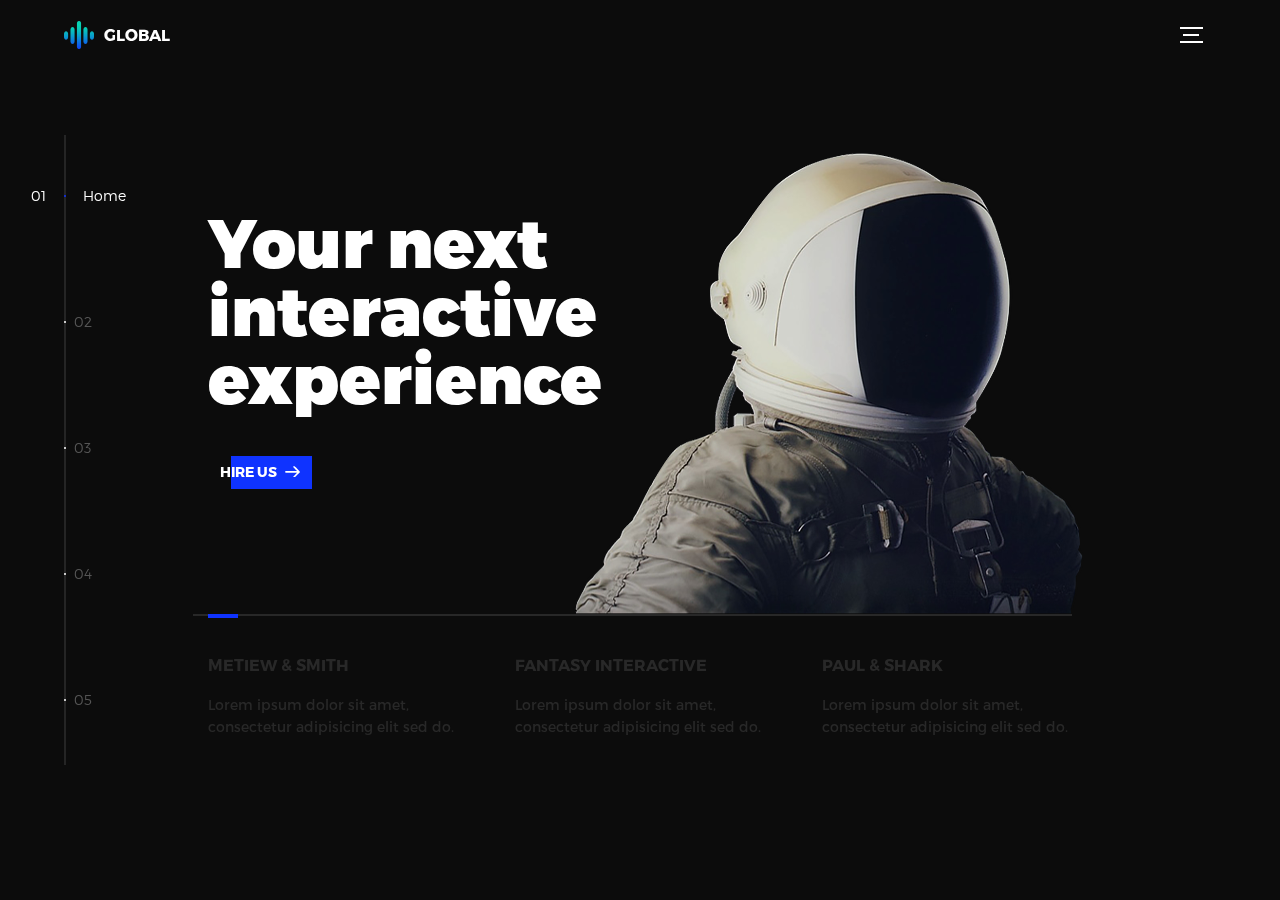
<file: port2/global-master/index.html>
<!DOCTYPE html>
<html lang="en">
<head>
  <title>Global</title>
  <meta charset="utf-8">
  <meta name="viewport" content="width=device-width, initial-scale=1">
  <meta http-equiv="X-UA-Compatible" content="IE=edge">
  <meta name="description" content="HTML5 website template">
  <meta name="keywords" content="global, template, html, sass, jquery">
  <meta name="author" content="Bucky Maler">
  <link rel="stylesheet" href="assets/css/main.css">
</head>
<body>


<div class="device-notification">
  <a class="device-notification--logo" href="#0">
    <img src="assets/img/logo.png" alt="Global">
    <p>Global</p>
  </a>
  <p class="device-notification--message">Global has so much to offer that we must request you orient your device to portrait or find a larger screen. You won't be disappointed.</p>
</div>

<div class="perspective effect-rotate-left">
  <div class="container"><div class="outer-nav--return"></div>
    <div id="viewport" class="l-viewport">
      <div class="l-wrapper">
        <header class="header">
          <a class="header--logo" href="#0">
            <img src="assets/img/logo.png" alt="Global">
            <p>Global</p>
          </a>
          <button class="header--cta cta">Hire Us</button>
          <div class="header--nav-toggle">
            <span></span>
          </div>
        </header>
        <nav class="l-side-nav">
          <ul class="side-nav">
            <li class="is-active"><span>Home</span></li>
            <li><span>Works</span></li>
            <li><span>About</span></li>
            <li><span>Contact</span></li>
            <li><span>Hire us</span></li>
          </ul>
        </nav>
        <ul class="l-main-content main-content">
          <li class="l-section section section--is-active">
            <div class="intro">
              <div class="intro--banner">
                <h1>Your next<br>interactive<br>experience</h1>
                <button class="cta">Hire Us
                  <svg version="1.1" id="Layer_1" xmlns="http://www.w3.org/2000/svg" xmlns:xlink="http://www.w3.org/1999/xlink" x="0px" y="0px" viewBox="0 0 150 118" style="enable-background:new 0 0 150 118;" xml:space="preserve">
                  <g transform="translate(0.000000,118.000000) scale(0.100000,-0.100000)">
                    <path d="M870,1167c-34-17-55-57-46-90c3-15,81-100,194-211l187-185l-565-1c-431,0-571-3-590-13c-55-28-64-94-18-137c21-20,33-20,597-20h575l-192-193C800,103,794,94,849,39c20-20,39-29,61-29c28,0,63,30,298,262c147,144,272,271,279,282c30,51,23,60-219,304C947,1180,926,1196,870,1167z"/>
                  </g>
                  </svg>
                  <span class="btn-background"></span>
                </button>
                <img src="assets/img/introduction-visual.png" alt="Welcome">
              </div>
              <div class="intro--options">
                <a href="#0">
                  <h3>Metiew &amp; Smith</h3>
                  <p>Lorem ipsum dolor sit amet, consectetur adipisicing elit sed do.</p>
                </a>
                <a href="#0">
                  <h3>Fantasy interactive</h3>
                  <p>Lorem ipsum dolor sit amet, consectetur adipisicing elit sed do.</p>
                </a>
                <a href="#0">
                  <h3>Paul &amp; shark</h3>
                  <p>Lorem ipsum dolor sit amet, consectetur adipisicing elit sed do.</p>
                </a>
              </div>
            </div>
          </li>
          <li class="l-section section">
            <div class="work">
              <h2>Selected work</h2>
              <div class="work--lockup">
                <ul class="slider">
                  <li class="slider--item slider--item-left">
                    <a href="#0">
                      <div class="slider--item-image">
                        <img src="assets/img/work-victory.jpg" alt="Victory">
                      </div>
                      <p class="slider--item-title">Victory</p>
                      <p class="slider--item-description">Lorem ipsum dolor sit amet, consectetur adipisicing elit sed do.</p>
                    </a>
                  </li>
                  <li class="slider--item slider--item-center">
                    <a href="#0">
                      <div class="slider--item-image">
                        <img src="assets/img/work-metiew-smith.jpg" alt="Metiew and Smith">
                      </div>
                      <p class="slider--item-title">Metiew &amp; Smith</p>
                      <p class="slider--item-description">Lorem ipsum dolor sit amet, consectetur adipisicing elit sed do.</p>
                    </a>
                  </li>
                  <li class="slider--item slider--item-right">
                    <a href="#0">
                      <div class="slider--item-image">
                        <img src="assets/img/work-alex-nowak.jpg" alt="Alex Nowak">
                      </div>
                      <p class="slider--item-title">Alex Nowak</p>
                      <p class="slider--item-description">Lorem ipsum dolor sit amet, consectetur adipisicing elit sed do.</p>
                    </a>
                  </li>
                </ul>
                <div class="slider--prev">
                  <svg version="1.1" id="Layer_1" xmlns="http://www.w3.org/2000/svg" xmlns:xlink="http://www.w3.org/1999/xlink" x="0px" y="0px"
                  viewBox="0 0 150 118" style="enable-background:new 0 0 150 118;" xml:space="preserve">
                  <g transform="translate(0.000000,118.000000) scale(0.100000,-0.100000)">
                    <path d="M561,1169C525,1155,10,640,3,612c-3-13,1-36,8-52c8-15,134-145,281-289C527,41,562,10,590,10c22,0,41,9,61,29
                    c55,55,49,64-163,278L296,510h575c564,0,576,0,597,20c46,43,37,109-18,137c-19,10-159,13-590,13l-565,1l182,180
                    c101,99,187,188,193,199c16,30,12,57-12,84C631,1174,595,1183,561,1169z"/>
                  </g>
                  </svg>
                </div>
                <div class="slider--next">
                  <svg version="1.1" id="Layer_1" xmlns="http://www.w3.org/2000/svg" xmlns:xlink="http://www.w3.org/1999/xlink" x="0px" y="0px" viewBox="0 0 150 118" style="enable-background:new 0 0 150 118;" xml:space="preserve">
                  <g transform="translate(0.000000,118.000000) scale(0.100000,-0.100000)">
                    <path d="M870,1167c-34-17-55-57-46-90c3-15,81-100,194-211l187-185l-565-1c-431,0-571-3-590-13c-55-28-64-94-18-137c21-20,33-20,597-20h575l-192-193C800,103,794,94,849,39c20-20,39-29,61-29c28,0,63,30,298,262c147,144,272,271,279,282c30,51,23,60-219,304C947,1180,926,1196,870,1167z"/>
                  </g>
                  </svg>
                </div>
              </div>
            </div>
          </li>
          <li class="l-section section">
            <div class="about">
              <div class="about--banner">
                <h2>We<br>believe in<br>passionate<br>people</h2>
                <a href="#0">Career
                  <span>
                    <svg version="1.1" id="Layer_1" xmlns="http://www.w3.org/2000/svg" xmlns:xlink="http://www.w3.org/1999/xlink" x="0px" y="0px" viewBox="0 0 150 118" style="enable-background:new 0 0 150 118;" xml:space="preserve">
                    <g transform="translate(0.000000,118.000000) scale(0.100000,-0.100000)">
                      <path d="M870,1167c-34-17-55-57-46-90c3-15,81-100,194-211l187-185l-565-1c-431,0-571-3-590-13c-55-28-64-94-18-137c21-20,33-20,597-20h575l-192-193C800,103,794,94,849,39c20-20,39-29,61-29c28,0,63,30,298,262c147,144,272,271,279,282c30,51,23,60-219,304C947,1180,926,1196,870,1167z"/>
                    </g>
                    </svg>
                  </span>
                </a>
                <img src="assets/img/about-visual.png" alt="About Us">
              </div>
              <div class="about--options">
                <a href="#0">
                  <h3>Winners</h3>
                </a>
                <a href="#0">
                  <h3>Philosophy</h3>
                </a>
                <a href="#0">
                  <h3>History</h3>
                </a>
              </div>
            </div>
          </li>
          <li class="l-section section">
            <div class="contact">
              <div class="contact--lockup">
                <div class="modal">
                  <div class="modal--information">
                    <p> 31-154 Temara, Maroc</p>
                    <a href="mailto:ouremail@gmail.com">amineAyoubi@gmail.com</a>
                    <a href="tel:+148126287560">+212 661869867</a>
                  </div>
                  <ul class="modal--options">
                    <li><a href="#0">Bēhance</a></li>
                    <li><a href="#0">dribbble</a></li>
                    <li><a href="mailto:ouremail@gmail.com">Contact Us</a></li>
                  </ul>
                </div>
              </div>
            </div>
          </li>
          <li class="l-section section">
            <div class="hire">
              <h2>You want us to do</h2>
              
              <form class="work-request">
                <div class="work-request--options">
                  <span class="options-a">
                    <input id="opt-1" type="checkbox" value="app design">
                    <label for="opt-1">
                      <svg version="1.1" id="Layer_1" xmlns="http://www.w3.org/2000/svg" xmlns:xlink="http://www.w3.org/1999/xlink" x="0px" y="0px"
                      viewBox="0 0 150 111" style="enable-background:new 0 0 150 111;" xml:space="preserve">
                      <g transform="translate(0.000000,111.000000) scale(0.100000,-0.100000)">
                        <path d="M950,705L555,310L360,505C253,612,160,700,155,700c-6,0-44-34-85-75l-75-75l278-278L550-5l475,475c261,261,475,480,475,485c0,13-132,145-145,145C1349,1100,1167,922,950,705z"/>
                      </g>
                      </svg>
                      App Design
                    </label>
                    <input id="opt-2" type="checkbox" value="graphic design">
                    <label for="opt-2">
                      <svg version="1.1" id="Layer_1" xmlns="http://www.w3.org/2000/svg" xmlns:xlink="http://www.w3.org/1999/xlink" x="0px" y="0px"
                      viewBox="0 0 150 111" style="enable-background:new 0 0 150 111;" xml:space="preserve">
                      <g transform="translate(0.000000,111.000000) scale(0.100000,-0.100000)">
                        <path d="M950,705L555,310L360,505C253,612,160,700,155,700c-6,0-44-34-85-75l-75-75l278-278L550-5l475,475c261,261,475,480,475,485c0,13-132,145-145,145C1349,1100,1167,922,950,705z"/>
                      </g>
                      </svg>
                      Graphic Design
                    </label>
                    <input id="opt-3" type="checkbox" value="motion design">
                    <label for="opt-3">
                      <svg version="1.1" id="Layer_1" xmlns="http://www.w3.org/2000/svg" xmlns:xlink="http://www.w3.org/1999/xlink" x="0px" y="0px"
                      viewBox="0 0 150 111" style="enable-background:new 0 0 150 111;" xml:space="preserve">
                      <g transform="translate(0.000000,111.000000) scale(0.100000,-0.100000)">
                        <path d="M950,705L555,310L360,505C253,612,160,700,155,700c-6,0-44-34-85-75l-75-75l278-278L550-5l475,475c261,261,475,480,475,485c0,13-132,145-145,145C1349,1100,1167,922,950,705z"/>
                      </g>
                      </svg>
                      Motion Design
                    </label>
                  </span>
                  <span class="options-b">
                    <input id="opt-4" type="checkbox" value="ux design">
                    <label for="opt-4">
                      <svg version="1.1" id="Layer_1" xmlns="http://www.w3.org/2000/svg" xmlns:xlink="http://www.w3.org/1999/xlink" x="0px" y="0px"
                      viewBox="0 0 150 111" style="enable-background:new 0 0 150 111;" xml:space="preserve">
                      <g transform="translate(0.000000,111.000000) scale(0.100000,-0.100000)">
                        <path d="M950,705L555,310L360,505C253,612,160,700,155,700c-6,0-44-34-85-75l-75-75l278-278L550-5l475,475c261,261,475,480,475,485c0,13-132,145-145,145C1349,1100,1167,922,950,705z"/>
                      </g>
                      </svg>
                      UX Design
                    </label>
                    <input id="opt-5" type="checkbox" value="webdesign">
                    <label for="opt-5">
                      <svg version="1.1" id="Layer_1" xmlns="http://www.w3.org/2000/svg" xmlns:xlink="http://www.w3.org/1999/xlink" x="0px" y="0px"
                      viewBox="0 0 150 111" style="enable-background:new 0 0 150 111;" xml:space="preserve">
                      <g transform="translate(0.000000,111.000000) scale(0.100000,-0.100000)">
                        <path d="M950,705L555,310L360,505C253,612,160,700,155,700c-6,0-44-34-85-75l-75-75l278-278L550-5l475,475c261,261,475,480,475,485c0,13-132,145-145,145C1349,1100,1167,922,950,705z"/>
                      </g>
                      </svg>
                      Webdesign
                    </label>
                    <input id="opt-6" type="checkbox" value="marketing">
                    <label for="opt-6">
                      <svg version="1.1" id="Layer_1" xmlns="http://www.w3.org/2000/svg" xmlns:xlink="http://www.w3.org/1999/xlink" x="0px" y="0px"
                      viewBox="0 0 150 111" style="enable-background:new 0 0 150 111;" xml:space="preserve">
                      <g transform="translate(0.000000,111.000000) scale(0.100000,-0.100000)">
                        <path d="M950,705L555,310L360,505C253,612,160,700,155,700c-6,0-44-34-85-75l-75-75l278-278L550-5l475,475c261,261,475,480,475,485c0,13-132,145-145,145C1349,1100,1167,922,950,705z"/>
                      </g>
                      </svg>
                      Marketing
                    </label>
                  </span>
                </div>
                <div class="work-request--information">
                  <div class="information-name">
                    <input id="name" type="text" spellcheck="false">
                    <label for="name">Name</label>
                  </div>
                  <div class="information-email">
                    <input id="email" type="email" spellcheck="false">
                    <label for="email">Email</label>
                  </div>
                </div>
                <input type="submit" value="Send Request">
              </form>
            </div>
          </li>
        </ul>
      </div>
    </div>
  </div>
  <ul class="outer-nav">
    <li class="is-active">Home</li>
    <li>Works</li>
    <li>About</li>
    <li>Contact</li>
    <li>Hire us</li>
  </ul>
</div>

<script src="https://ajax.googleapis.com/ajax/libs/jquery/2.2.4/jquery.min.js"></script>
<script>window.jQuery || document.write('<script src="assets/js/vendor/jquery-2.2.4.min.js"><\/script>')</script>
<script src="assets/js/functions-min.js"></script>
</body>
</html>
</file>
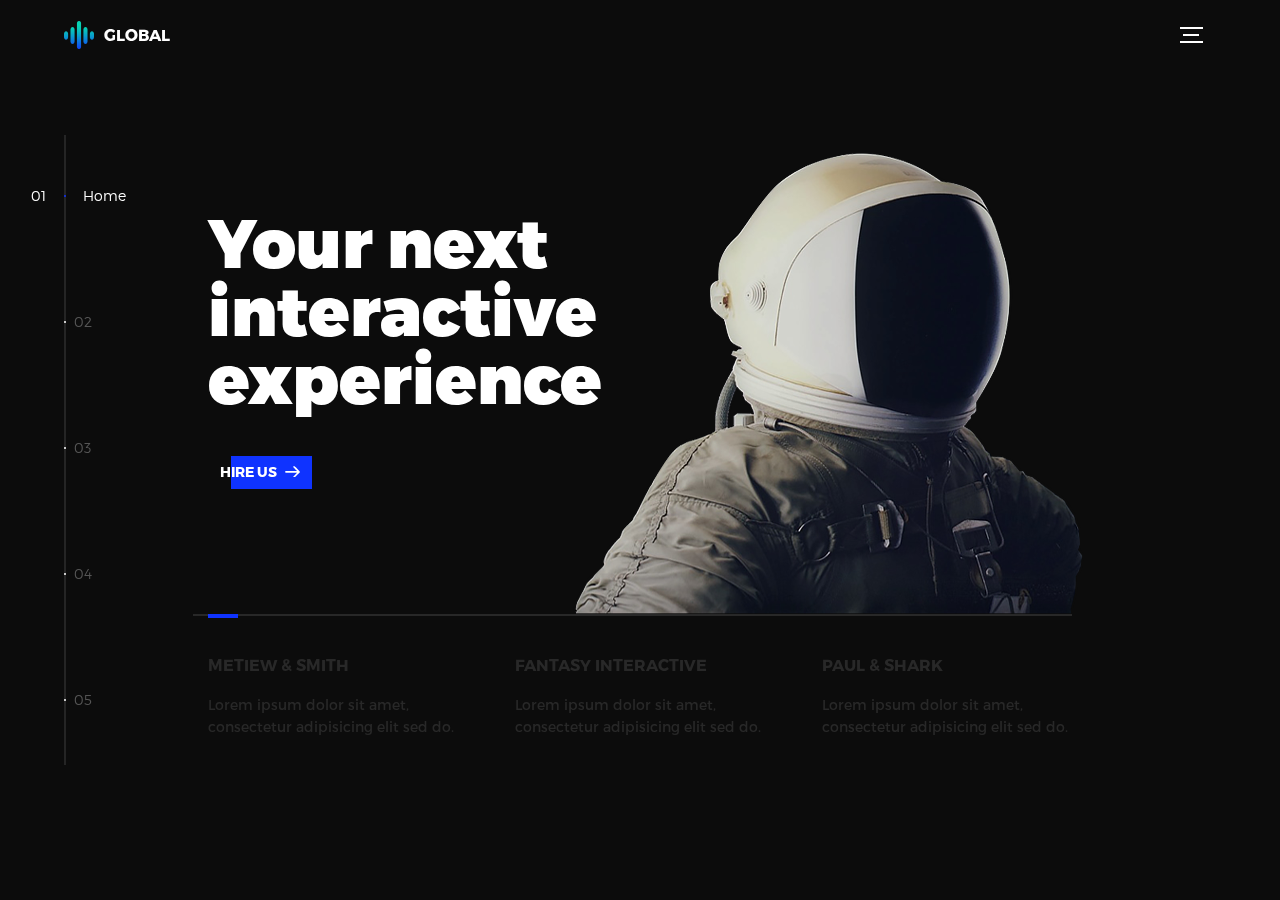
<file: port2/global-master/portforyou.html>
<!DOCTYPE html>
<html lang="en">
<head>
  <title>Global</title>
  <meta charset="utf-8">
  <meta name="viewport" content="width=device-width, initial-scale=1">
  <meta http-equiv="X-UA-Compatible" content="IE=edge">
  <meta name="description" content="HTML5 website template">
  <meta name="keywords" content="global, template, html, sass, jquery">
  <meta name="author" content="Bucky Maler">
  <link rel="stylesheet" href="assets/css/main.css">
</head>
<body>

<!-- notification for small viewports and landscape oriented smartphones -->
<div class="device-notification">
  <a class="device-notification--logo" href="#0">
    <img src="assets/img/logo.png" alt="Global">
    <p>Global</p>
  </a>
  <p class="device-notification--message">Global has so much to offer that we must request you orient your device to portrait or find a larger screen. You won't be disappointed.</p>
</div>

<div class="perspective effect-rotate-left">
  <div class="container"><div class="outer-nav--return"></div>
    <div id="viewport" class="l-viewport">
      <div class="l-wrapper">
        <header class="header">
          <a class="header--logo" href="#0">
            <img src="assets/img/logo.png" alt="Global">
            <p>Global</p>
          </a>
          <button class="header--cta cta">Hire Us</button>
          <div class="header--nav-toggle">
            <span></span>
          </div>
        </header>
        <nav class="l-side-nav">
          <ul class="side-nav">
            <li class="is-active"><span>Home</span></li>
            <li><span>Works</span></li>
            <li><span>About</span></li>
            <li><span>Contact</span></li>
            <li><span>Hire us</span></li>
          </ul>
        </nav>
        <ul class="l-main-content main-content">
          <li class="l-section section section--is-active">
            <div class="intro">
              <div class="intro--banner">
                <h1>Your next<br>interactive<br>experience</h1>
                <button class="cta">Hire Us
                  <svg version="1.1" id="Layer_1" xmlns="http://www.w3.org/2000/svg" xmlns:xlink="http://www.w3.org/1999/xlink" x="0px" y="0px" viewBox="0 0 150 118" style="enable-background:new 0 0 150 118;" xml:space="preserve">
                  <g transform="translate(0.000000,118.000000) scale(0.100000,-0.100000)">
                    <path d="M870,1167c-34-17-55-57-46-90c3-15,81-100,194-211l187-185l-565-1c-431,0-571-3-590-13c-55-28-64-94-18-137c21-20,33-20,597-20h575l-192-193C800,103,794,94,849,39c20-20,39-29,61-29c28,0,63,30,298,262c147,144,272,271,279,282c30,51,23,60-219,304C947,1180,926,1196,870,1167z"/>
                  </g>
                  </svg>
                  <span class="btn-background"></span>
                </button>
                <img src="assets/img/introduction-visual.png" alt="Welcome">
              </div>
              <div class="intro--options">
                <a href="#0">
                  <h3>Metiew &amp; Smith</h3>
                  <p>Lorem ipsum dolor sit amet, consectetur adipisicing elit sed do.</p>
                </a>
                <a href="#0">
                  <h3>Fantasy interactive</h3>
                  <p>Lorem ipsum dolor sit amet, consectetur adipisicing elit sed do.</p>
                </a>
                <a href="#0">
                  <h3>Paul &amp; shark</h3>
                  <p>Lorem ipsum dolor sit amet, consectetur adipisicing elit sed do.</p>
                </a>
              </div>
            </div>
          </li>
          <li class="l-section section">
            <div class="work">
              <h2>Selected work</h2>
              <div class="work--lockup">
                <ul class="slider">
                  <li class="slider--item slider--item-left">
                    <a href="#0">
                      <div class="slider--item-image">
                        <img src="assets/img/work-victory.jpg" alt="Victory">
                      </div>
                      <p class="slider--item-title">Victory</p>
                      <p class="slider--item-description">Lorem ipsum dolor sit amet, consectetur adipisicing elit sed do.</p>
                    </a>
                  </li>
                  <li class="slider--item slider--item-center">
                    <a href="#0">
                      <div class="slider--item-image">
                        <img src="assets/img/work-metiew-smith.jpg" alt="Metiew and Smith">
                      </div>
                      <p class="slider--item-title">Metiew &amp; Smith</p>
                      <p class="slider--item-description">Lorem ipsum dolor sit amet, consectetur adipisicing elit sed do.</p>
                    </a>
                  </li>
                  <li class="slider--item slider--item-right">
                    <a href="#0">
                      <div class="slider--item-image">
                        <img src="assets/img/work-alex-nowak.jpg" alt="Alex Nowak">
                      </div>
                      <p class="slider--item-title">Alex Nowak</p>
                      <p class="slider--item-description">Lorem ipsum dolor sit amet, consectetur adipisicing elit sed do.</p>
                    </a>
                  </li>
                </ul>
                <div class="slider--prev">
                  <svg version="1.1" id="Layer_1" xmlns="http://www.w3.org/2000/svg" xmlns:xlink="http://www.w3.org/1999/xlink" x="0px" y="0px"
                  viewBox="0 0 150 118" style="enable-background:new 0 0 150 118;" xml:space="preserve">
                  <g transform="translate(0.000000,118.000000) scale(0.100000,-0.100000)">
                    <path d="M561,1169C525,1155,10,640,3,612c-3-13,1-36,8-52c8-15,134-145,281-289C527,41,562,10,590,10c22,0,41,9,61,29
                    c55,55,49,64-163,278L296,510h575c564,0,576,0,597,20c46,43,37,109-18,137c-19,10-159,13-590,13l-565,1l182,180
                    c101,99,187,188,193,199c16,30,12,57-12,84C631,1174,595,1183,561,1169z"/>
                  </g>
                  </svg>
                </div>
                <div class="slider--next">
                  <svg version="1.1" id="Layer_1" xmlns="http://www.w3.org/2000/svg" xmlns:xlink="http://www.w3.org/1999/xlink" x="0px" y="0px" viewBox="0 0 150 118" style="enable-background:new 0 0 150 118;" xml:space="preserve">
                  <g transform="translate(0.000000,118.000000) scale(0.100000,-0.100000)">
                    <path d="M870,1167c-34-17-55-57-46-90c3-15,81-100,194-211l187-185l-565-1c-431,0-571-3-590-13c-55-28-64-94-18-137c21-20,33-20,597-20h575l-192-193C800,103,794,94,849,39c20-20,39-29,61-29c28,0,63,30,298,262c147,144,272,271,279,282c30,51,23,60-219,304C947,1180,926,1196,870,1167z"/>
                  </g>
                  </svg>
                </div>
              </div>
            </div>
          </li>
          <li class="l-section section">
            <div class="about">
              <div class="about--banner">
                <h2>We<br>believe in<br>passionate<br>people</h2>
                <a href="#0">Career
                  <span>
                    <svg version="1.1" id="Layer_1" xmlns="http://www.w3.org/2000/svg" xmlns:xlink="http://www.w3.org/1999/xlink" x="0px" y="0px" viewBox="0 0 150 118" style="enable-background:new 0 0 150 118;" xml:space="preserve">
                    <g transform="translate(0.000000,118.000000) scale(0.100000,-0.100000)">
                      <path d="M870,1167c-34-17-55-57-46-90c3-15,81-100,194-211l187-185l-565-1c-431,0-571-3-590-13c-55-28-64-94-18-137c21-20,33-20,597-20h575l-192-193C800,103,794,94,849,39c20-20,39-29,61-29c28,0,63,30,298,262c147,144,272,271,279,282c30,51,23,60-219,304C947,1180,926,1196,870,1167z"/>
                    </g>
                    </svg>
                  </span>
                </a>
                <img src="assets/img/about-visual.png" alt="About Us">
              </div>
              <div class="about--options">
                <a href="#0">
                  <h3>Winners</h3>
                </a>
                <a href="#0">
                  <h3>Philosophy</h3>
                </a>
                <a href="#0">
                  <h3>History</h3>
                </a>
              </div>
            </div>
          </li>
          <li class="l-section section">
            <div class="contact">
              <div class="contact--lockup">
                <div class="modal">
                  <div class="modal--information">
                    <p> 31-154 Temara, Maroc</p>
                    <a href="tel:+212 771090198">+212 771090198</a>
                  </div>
                  <ul class="modal--options">
                    <li><a href="#0">Bēhance</a></li>
                    <li><a href="#0">dribbble</a></li>
                    <li><a href="mailto:ahmanielmehdi@gmail.com">Contact Us</a></li>
                  </ul>
                </div>
              </div>
            </div>
          </li>
          <li class="l-section section">
            <div class="hire">
              <h2>You want us to do</h2>
              <!-- checkout formspree.io for easy form setup -->
              <form class="work-request">
                <div class="work-request--options">
                  <span class="options-a">
                    <input id="opt-1" type="checkbox" value="app design">
                    <label for="opt-1">
                      <svg version="1.1" id="Layer_1" xmlns="http://www.w3.org/2000/svg" xmlns:xlink="http://www.w3.org/1999/xlink" x="0px" y="0px"
                      viewBox="0 0 150 111" style="enable-background:new 0 0 150 111;" xml:space="preserve">
                      <g transform="translate(0.000000,111.000000) scale(0.100000,-0.100000)">
                        <path d="M950,705L555,310L360,505C253,612,160,700,155,700c-6,0-44-34-85-75l-75-75l278-278L550-5l475,475c261,261,475,480,475,485c0,13-132,145-145,145C1349,1100,1167,922,950,705z"/>
                      </g>
                      </svg>
                      App Design
                    </label>
                    <input id="opt-2" type="checkbox" value="graphic design">
                    <label for="opt-2">
                      <svg version="1.1" id="Layer_1" xmlns="http://www.w3.org/2000/svg" xmlns:xlink="http://www.w3.org/1999/xlink" x="0px" y="0px"
                      viewBox="0 0 150 111" style="enable-background:new 0 0 150 111;" xml:space="preserve">
                      <g transform="translate(0.000000,111.000000) scale(0.100000,-0.100000)">
                        <path d="M950,705L555,310L360,505C253,612,160,700,155,700c-6,0-44-34-85-75l-75-75l278-278L550-5l475,475c261,261,475,480,475,485c0,13-132,145-145,145C1349,1100,1167,922,950,705z"/>
                      </g>
                      </svg>
                      Graphic Design
                    </label>
                    <input id="opt-3" type="checkbox" value="motion design">
                    <label for="opt-3">
                      <svg version="1.1" id="Layer_1" xmlns="http://www.w3.org/2000/svg" xmlns:xlink="http://www.w3.org/1999/xlink" x="0px" y="0px"
                      viewBox="0 0 150 111" style="enable-background:new 0 0 150 111;" xml:space="preserve">
                      <g transform="translate(0.000000,111.000000) scale(0.100000,-0.100000)">
                        <path d="M950,705L555,310L360,505C253,612,160,700,155,700c-6,0-44-34-85-75l-75-75l278-278L550-5l475,475c261,261,475,480,475,485c0,13-132,145-145,145C1349,1100,1167,922,950,705z"/>
                      </g>
                      </svg>
                      Motion Design
                    </label>
                  </span>
                  <span class="options-b">
                    <input id="opt-4" type="checkbox" value="ux design">
                    <label for="opt-4">
                      <svg version="1.1" id="Layer_1" xmlns="http://www.w3.org/2000/svg" xmlns:xlink="http://www.w3.org/1999/xlink" x="0px" y="0px"
                      viewBox="0 0 150 111" style="enable-background:new 0 0 150 111;" xml:space="preserve">
                      <g transform="translate(0.000000,111.000000) scale(0.100000,-0.100000)">
                        <path d="M950,705L555,310L360,505C253,612,160,700,155,700c-6,0-44-34-85-75l-75-75l278-278L550-5l475,475c261,261,475,480,475,485c0,13-132,145-145,145C1349,1100,1167,922,950,705z"/>
                      </g>
                      </svg>
                      UX Design
                    </label>
                    <input id="opt-5" type="checkbox" value="webdesign">
                    <label for="opt-5">
                      <svg version="1.1" id="Layer_1" xmlns="http://www.w3.org/2000/svg" xmlns:xlink="http://www.w3.org/1999/xlink" x="0px" y="0px"
                      viewBox="0 0 150 111" style="enable-background:new 0 0 150 111;" xml:space="preserve">
                      <g transform="translate(0.000000,111.000000) scale(0.100000,-0.100000)">
                        <path d="M950,705L555,310L360,505C253,612,160,700,155,700c-6,0-44-34-85-75l-75-75l278-278L550-5l475,475c261,261,475,480,475,485c0,13-132,145-145,145C1349,1100,1167,922,950,705z"/>
                      </g>
                      </svg>
                      Webdesign
                    </label>
                    <input id="opt-6" type="checkbox" value="marketing">
                    <label for="opt-6">
                      <svg version="1.1" id="Layer_1" xmlns="http://www.w3.org/2000/svg" xmlns:xlink="http://www.w3.org/1999/xlink" x="0px" y="0px"
                      viewBox="0 0 150 111" style="enable-background:new 0 0 150 111;" xml:space="preserve">
                      <g transform="translate(0.000000,111.000000) scale(0.100000,-0.100000)">
                        <path d="M950,705L555,310L360,505C253,612,160,700,155,700c-6,0-44-34-85-75l-75-75l278-278L550-5l475,475c261,261,475,480,475,485c0,13-132,145-145,145C1349,1100,1167,922,950,705z"/>
                      </g>
                      </svg>
                      Marketing
                    </label>
                  </span>
                </div>
                <div class="work-request--information">
                  <div class="information-name">
                    <input id="name" type="text" spellcheck="false">
                    <label for="name">Name</label>
                  </div>
                  <div class="information-email">
                    <input id="email" type="email" spellcheck="false">
                    <label for="email">Email</label>
                  </div>
                </div>
                <input type="submit" value="Send Request">
              </form>
            </div>
          </li>
        </ul>
      </div>
    </div>
  </div>
  <ul class="outer-nav">
    <li class="is-active">Home</li>
    <li>Works</li>
    <li>About</li>
    <li>Contact</li>
    <li>Hire us</li>
  </ul>
</div>

<script src="https://ajax.googleapis.com/ajax/libs/jquery/2.2.4/jquery.min.js"></script>
<script>window.jQuery || document.write('<script src="assets/js/vendor/jquery-2.2.4.min.js"><\/script>')</script>
<script src="assets/js/functions-min.js"></script>
</body>
</html>
</file>
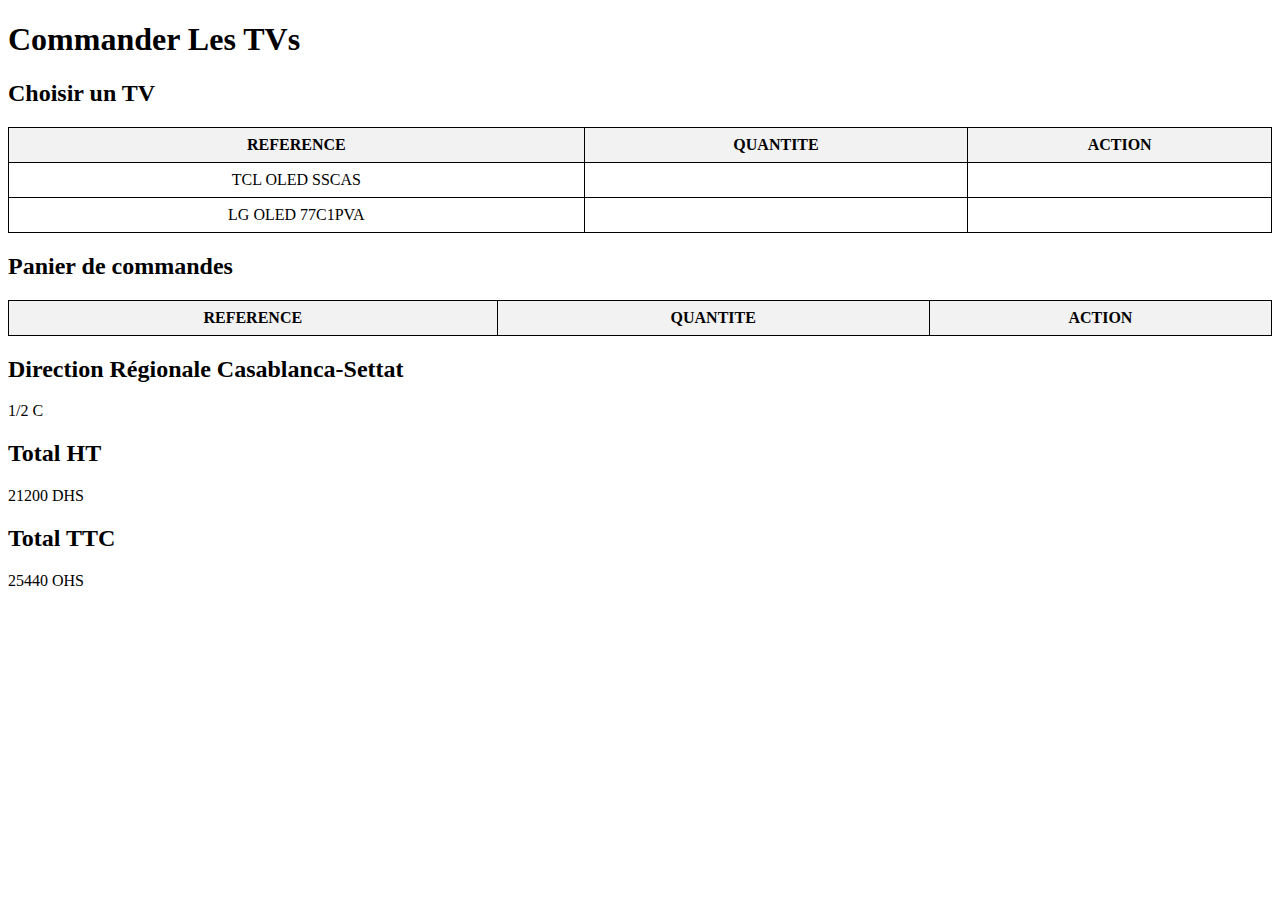
<file: port2/html-freebie-triple-p-master/comonder.html>
<!DOCTYPE html>
<html>
<head>
    <title>Commander Les TVs</title>
    <style>
        table {
            border-collapse: collapse;
            width: 100%;
        }

        th, td {
            border: 1px solid black;
            padding: 8px;
            text-align: center;
        }

        th {
            background-color: #f2f2f2;
        }
    </style>
</head>
<body>
    <h1>Commander Les TVs</h1>

    <h2>Choisir un TV</h2>

    <table>
        <thead>
            <tr>
                <th>REFERENCE</th>
                <th>QUANTITE</th>
                <th>ACTION</th>
            </tr>
        </thead>
        <tbody>
            <tr>
                <td>TCL OLED SSCAS</td>
                <td></td>
                <td></td>
            </tr>
            <tr>
                <td>LG OLED 77C1PVA</td>
                <td></td>
                <td></td>
            </tr>
        </tbody>
    </table>

    <h2>Panier de commandes</h2>

    <table>
        <thead>
            <tr>
                <th>REFERENCE</th>
                <th>QUANTITE</th>
                <th>ACTION</th>
            </tr>
        </thead>
        <tbody></tbody>
    </table>

    <h2>Direction Régionale Casablanca-Settat</h2>

    <p>1/2 C</p>

    <h2>Total HT</h2>

    <p>21200 DHS</p>

    <h2>Total TTC</h2>

    <p>25440 OHS</p>
</body>
</html>
</file>
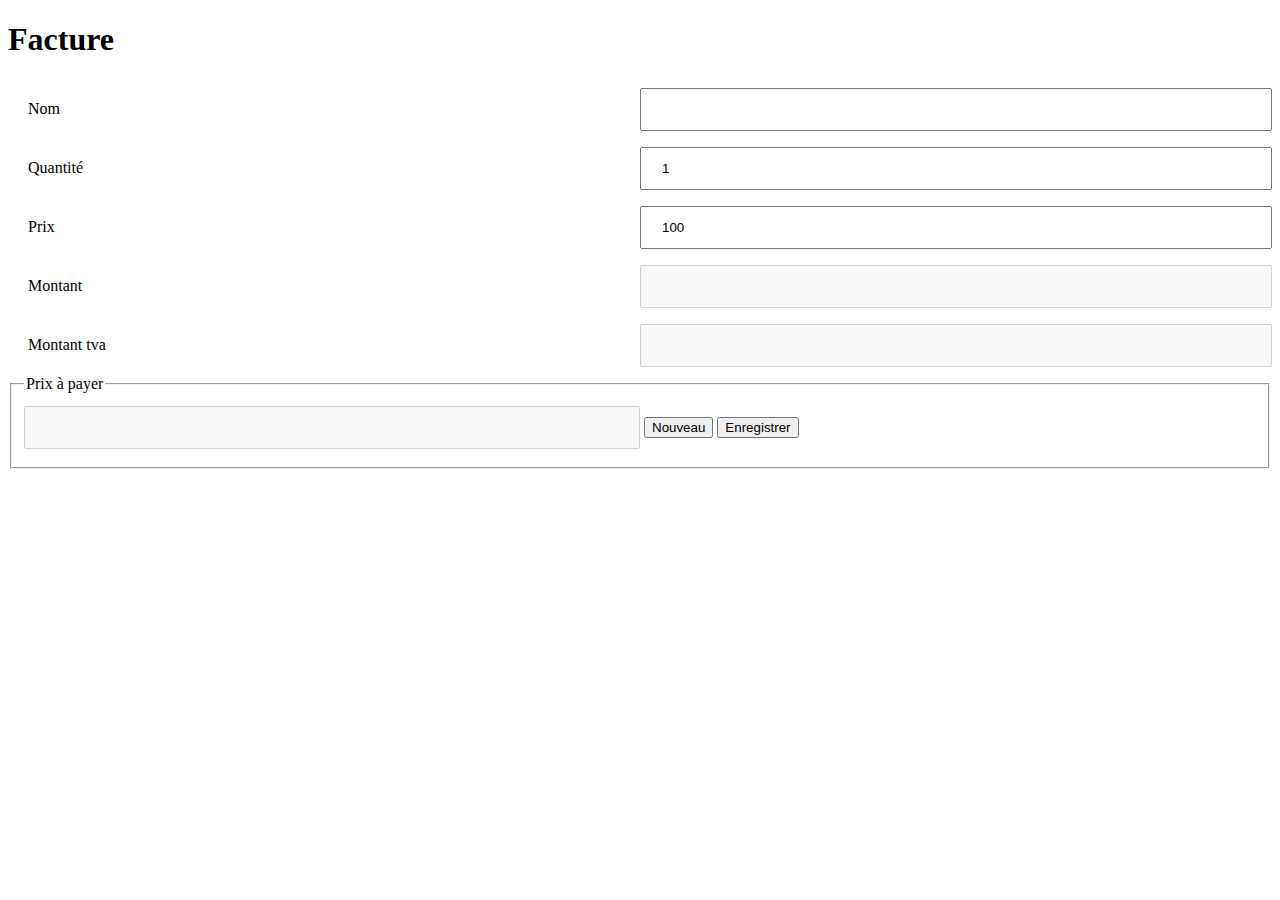
<file: port2/html-freebie-triple-p-master/joji.html>
<!DOCTYPE html>
<html>

<head>
    <title>Exercice de synthèse: Jquery, array, evenements</title>
    <style>
        input[type='text'],
        input[type=number],
        label {
            width: 50%;
            padding: 12px 20px;
            margin: 8px 0;
            box-sizing: border-box;
        }

        label {
            float: left;
        }
    </style>
</head>

<body>
    <form>
        <h1>Facture</h1>
        <div class="liste"></div>
        <div>
            <label for="txtNom">Nom</label>
            <input type="text" id="txtNom" maxlength="30" minlength="3">
        </div>
        <div>
            <label for="txtQte">Quantité</label>
            <input type="number" value=1 id="txtQte" pattern="^/\d{1,3}/$">
        </div>
        <div>
            <label for="txtPrix">Prix</label>
            <input type="number" value=100 id="txtPrix" pattern="^/\d{3,4}/$">
        </div>
        <div>
            <label for="txtMt">Montant</label>
            <input type="text" id="txtMt" disabled>
        </div>
        <div>
            <label for="txtTva">Montant tva</label>
            <input type="text" id="txtTva" disabled>
        </div>
        <fieldset>
            <legend>Prix à payer</legend>
            <input type="text" id="txtPAP" disabled>
            <input type="reset" Value="Nouveau">
            <input type="button" Value="Enregistrer">
        </fieldset>
    </form>
    <script src="https://ajax.googleapis.com/ajax/libs/jquery/3.6.0/jquery.min.js"></script>
    <script>
        let t = [];   //array global vide 
        $(document).ready(function () {

           
            $('#txtNom').change(chercher);
            $('#txtPrix').change(register);
            $('#txtQte,#txtPrix').change(calcul);
            function toString(e) 
            { return "("+e.nom + "," + e.prix+")"; }

            function register() {
                let exist = false;
                let n = $("#txtNom").val()
                let p = parseFloat($("#txtPrix").val());
                t.forEach((e) => {
                    if (e.nom == n) {
                        $("#txtPrix").val(e.prix)
                        exist = true
                    }
                });
                if (!exist) {
                    t.push({ nom: n, prix: p });//ajoute à la fin
                    $(".liste").html(t.map(toString));//affichage
                }}
                function calcul() {
                    let prix = parseFloat($("#txtPrix").val());
                    let qte = parseFloat($("#txtQte").val());
                    let montant = prix * qte;
                    let mtTva = montant * 0.2;
                    let total = montant + mtTva;
                    $('#txtMt').val(montant);
                    $('#txtTva').val(mtTva);
                    $('#txtPAP').val(montant + mtTva);
                }
                function chercher(){
                    let n = $("#txtNom").val();
                    t.forEach((e) => {
                    if (e.nom == n) {
                        $("#txtPrix").val(e.prix)
                   }
                });


                }
            });

    </script>
</body>

</html>
</file>
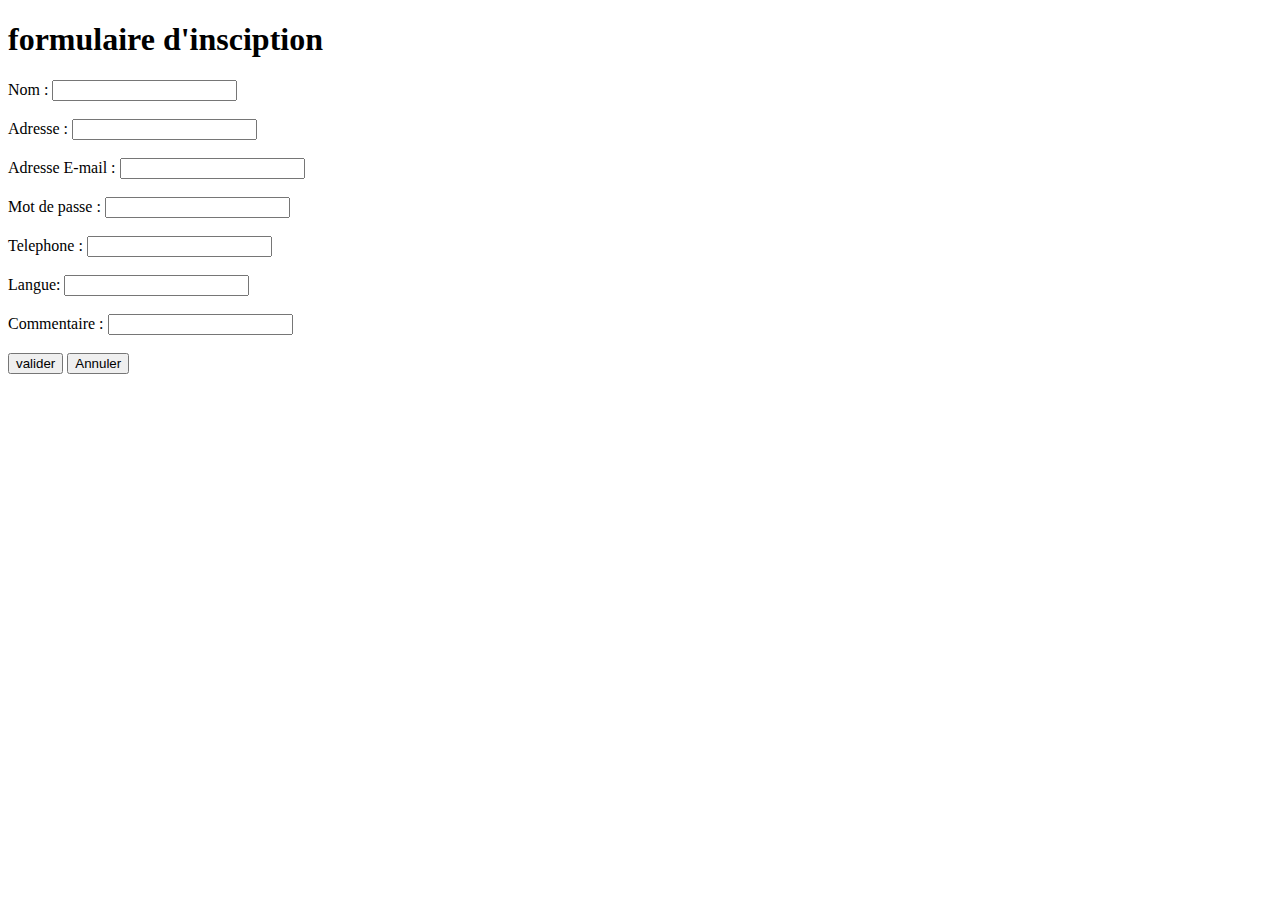
<file: port2/global-master/assets/img/poppp.html>
<!DOCTYPE html>
<html lang="en">
<head>
    <meta charset="UTF-8">
    <meta http-equiv="X-UA-Compatible" content="IE=edge">
    <meta name="viewport" content="width=device-width, initial-scale=1.0">
    <title>Document</title>
</head>
<body>
    <h1>formulaire d'insciption</h1>
    <form name="myform" onsumbut="return validateform()">
        <label form="nom">Nom :</label>
        <input type="text" id="nom" name="nom" required>
        <br><br>
        <label for="age">Adresse :</label>
        <input type="text" id="Adresse" name="Adresse" required>
        <br><br>
        <label for="age">Adresse E-mail :</label>
        <input type="text" id="Adresse E-mail" name="Adresse E-mail" required>
        <br><br>
        <label for="age">Mot de passe :</label>
        <input type="text" id="mot de passe" name="mot de passe" required>
        <br><br>
        <label for="age">Telephone :</label>
        <input type="text" id="telephone" name="telephone" required>
        <br><br>
        <label for="age">Langue:</label>
        <input type="text" id="anglais" name="anglais" required>
        <br><br>
        <label for="age">Commentaire :</label>
        <input type="text" id="commentaire" name="commentaire" required>
        <br><br>
        <input type="submit" value="valider">
        <input type="submit" value="Annuler">

    </form>
    <script>

     



        

    </script>

</body>
</html>
</file>
<file: port2/global-master/assets/css/main.css>
@font-face{font-family:'Montserrat';src:url("fonts/Montserrat-Black.eot");src:local("☺"),url("fonts/Montserrat-Black.woff") format("woff"),url("fonts/Montserrat-Black.ttf") format("truetype"),url("fonts/Montserrat-Black.svg") format("svg");font-weight:900;font-style:normal}@font-face{font-family:'Montserrat';src:url("fonts/Montserrat-Bold.eot");src:local("☺"),url("fonts/Montserrat-Bold.woff") format("woff"),url("fonts/Montserrat-Bold.ttf") format("truetype"),url("fonts/Montserrat-Bold.svg") format("svg");font-weight:700;font-style:normal}@font-face{font-family:'Montserrat';src:url("fonts/Montserrat-Regular.eot");src:local("☺"),url("fonts/Montserrat-Regular.woff") format("woff"),url("fonts/Montserrat-Regular.ttf") format("truetype"),url("fonts/Montserrat-Regular.svg") format("svg");font-weight:400;font-style:normal}@font-face{font-family:'Montserrat';src:url("fonts/Montserrat-Light.eot");src:local("☺"),url("fonts/Montserrat-Light.woff") format("woff"),url("fonts/Montserrat-Light.ttf") format("truetype"),url("fonts/Montserrat-Light.svg") format("svg");font-weight:300;font-style:normal}/*! normalize.css v3.0.2 | MIT License | git.io/normalize */html{font-family:sans-serif;-ms-text-size-adjust:100%;-webkit-text-size-adjust:100%}body{margin:0}article,aside,details,figcaption,figure,footer,header,hgroup,main,menu,nav,section,summary{display:block}audio,canvas,progress,video{display:inline-block;vertical-align:baseline}audio:not([controls]){display:none;height:0}[hidden],template{display:none}a{background-color:transparent}a:active,a:hover{outline:0}abbr[title]{border-bottom:1px dotted}b,strong{font-weight:bold}dfn{font-style:italic}h1{font-size:2em;margin:0.67em 0}mark{background:#ff0;color:#000}small{font-size:80%}sub,sup{font-size:75%;line-height:0;position:relative;vertical-align:baseline}sup{top:-0.5em}sub{bottom:-0.25em}img{border:0}svg:not(:root){overflow:hidden}figure{margin:1em 40px}hr{box-sizing:content-box;height:0}pre{overflow:auto}code,kbd,pre,samp{font-family:monospace, monospace;font-size:1em}button,input,optgroup,select,textarea{color:inherit;font:inherit;margin:0}button{overflow:visible}button,select{text-transform:none}button,html input[type="button"],input[type="reset"],input[type="submit"]{-webkit-appearance:button;cursor:pointer}button[disabled],html input[disabled]{cursor:default}button::-moz-focus-inner,input::-moz-focus-inner{border:0;padding:0}input{line-height:normal}input[type="checkbox"],input[type="radio"]{box-sizing:border-box;padding:0}input[type="number"]::-webkit-inner-spin-button,input[type="number"]::-webkit-outer-spin-button{height:auto}input[type="search"]{-webkit-appearance:textfield;box-sizing:content-box}input[type="search"]::-webkit-search-cancel-button,input[type="search"]::-webkit-search-decoration{-webkit-appearance:none}fieldset{border:1px solid #c0c0c0;margin:0 2px;padding:0.35em 0.625em 0.75em}legend{border:0;padding:0}textarea{overflow:auto}optgroup{font-weight:bold}table{border-collapse:collapse;border-spacing:0}td,th{padding:0}::-moz-selection{background:#FFF498}::selection{background:#FFF498}::-moz-selection{background:#FFF498}img::-moz-selection{background:transparent}img::selection{background:transparent}img::-moz-selection{background:transparent}body{-webkit-tap-highlight-color:#FFF498}body{background-color:#0c0c0c;font-size:14px;line-height:1.6;font-family:"Montserrat",sans-serif;color:#fff;-webkit-font-smoothing:antialiased;-webkit-text-size-adjust:100%}.l-viewport{position:relative;width:100%;height:100vh;box-shadow:0 0 45px 5px rgba(0,0,0,0.85);overflow:hidden}.l-wrapper{position:relative;width:1440px;max-width:90%;height:100%;margin:0 auto}.l-side-nav{position:absolute;left:0;display:-webkit-box;display:-webkit-flex;display:-ms-flexbox;display:flex;height:100%;-webkit-box-align:center;-webkit-align-items:center;-ms-flex-align:center;align-items:center}.l-side-nav::before{content:"";position:absolute;top:50%;left:0;-webkit-transform:translateY(-50%);transform:translateY(-50%);width:2px;height:70%;max-height:750px;background-color:#555;opacity:.35;z-index:10}@media (max-width: 1180px){.l-side-nav{display:none}}.l-main-content{position:relative;width:100%;height:100%;margin:0;padding:0;list-style:none}.l-section{position:absolute;width:100%;height:100%}.device-notification{display:none;position:fixed;top:0;left:0;width:100%;height:100%;-webkit-box-orient:vertical;-webkit-box-direction:normal;-webkit-flex-direction:column;-ms-flex-direction:column;flex-direction:column;-webkit-box-align:center;-webkit-align-items:center;-ms-flex-align:center;-ms-grid-row-align:center;align-items:center;-webkit-box-pack:center;-webkit-justify-content:center;-ms-flex-pack:center;justify-content:center;background-color:#0c0c0c;z-index:12}.device-notification--logo{display:-webkit-box;display:-webkit-flex;display:-ms-flexbox;display:flex;-webkit-box-align:center;-webkit-align-items:center;-ms-flex-align:center;align-items:center;text-decoration:none;color:#fff}.device-notification--logo p{margin:0 0 0 10px;font-size:16px;font-weight:700;text-transform:uppercase}.device-notification--message{width:70%;margin:30px 0 0 0;font-weight:700;text-align:center}@media (max-width: 767px) and (min-width: 601px) and (max-height: 680px){.device-notification{display:-webkit-box;display:-webkit-flex;display:-ms-flexbox;display:flex}}@media (max-width: 600px) and (min-width: 480px) and (max-height: 580px){.device-notification{display:-webkit-box;display:-webkit-flex;display:-ms-flexbox;display:flex}}@media (max-width: 736px) and (min-width: 360px) and (orientation: landscape){.device-notification{display:-webkit-box;display:-webkit-flex;display:-ms-flexbox;display:flex}}@media(max-width: 359px){.device-notification{display:-webkit-box;display:-webkit-flex;display:-ms-flexbox;display:flex}}.section{opacity:0;visibility:hidden;-webkit-transition:opacity .4s ease-in-out,visibility 0s .4s;transition:opacity .4s ease-in-out,visibility 0s .4s}.section--is-active{opacity:1;visibility:visible;z-index:1;-webkit-transition:opacity .4s ease-in-out .4s;transition:opacity .4s ease-in-out .4s}.section--next{-webkit-transform:translateY(-45px);transform:translateY(-45px);-webkit-transition:-webkit-transform .4s ease-in-out;transition:-webkit-transform .4s ease-in-out;transition:transform .4s ease-in-out;transition:transform .4s ease-in-out, -webkit-transform .4s ease-in-out}.section--prev{-webkit-transform:translateY(45px);transform:translateY(45px);-webkit-transition:-webkit-transform .4s ease-in-out;transition:-webkit-transform .4s ease-in-out;transition:transform .4s ease-in-out;transition:transform .4s ease-in-out, -webkit-transform .4s ease-in-out}.header{position:absolute;top:0;left:0;display:-webkit-box;display:-webkit-flex;display:-ms-flexbox;display:flex;width:100%;height:70px;-webkit-box-align:center;-webkit-align-items:center;-ms-flex-align:center;align-items:center;-webkit-box-pack:justify;-webkit-justify-content:space-between;-ms-flex-pack:justify;justify-content:space-between;z-index:10}.header--logo{display:-webkit-box;display:-webkit-flex;display:-ms-flexbox;display:flex;-webkit-box-align:center;-webkit-align-items:center;-ms-flex-align:center;align-items:center;text-decoration:none;color:#fff}.header--logo p{margin:0 0 0 10px;font-size:16px;font-weight:700;text-transform:uppercase}.header--nav-toggle{display:-webkit-box;display:-webkit-flex;display:-ms-flexbox;display:flex;width:50px;height:50px;-webkit-box-orient:vertical;-webkit-box-direction:normal;-webkit-flex-direction:column;-ms-flex-direction:column;flex-direction:column;-webkit-box-align:center;-webkit-align-items:center;-ms-flex-align:center;align-items:center;-webkit-box-pack:center;-webkit-justify-content:center;-ms-flex-pack:center;justify-content:center;cursor:pointer}.header--nav-toggle span,.header--nav-toggle::before,.header--nav-toggle::after{content:"";position:relative;width:16px;height:2px;background-color:#fff}.header--nav-toggle::before{bottom:5px;width:23px}.header--nav-toggle::after{top:5px;width:23px}.header--cta{position:absolute;top:50%;left:50%;-webkit-transform:translate(-50%, -50%);transform:translate(-50%, -50%);padding:0 20px;line-height:30px;text-decoration:none;color:#fff;font-weight:700;text-transform:uppercase;background-color:#0f33ff;border:none;opacity:0;visibility:hidden;-webkit-transition:opacity .4s ease-in-out,visibility 0s .4s;transition:opacity .4s ease-in-out,visibility 0s .4s}.header--cta:focus{outline:none}.header--cta.is-active{opacity:1;visibility:visible;-webkit-transition:opacity .4s ease-in-out .4s;transition:opacity .4s ease-in-out .4s}@media (max-width: 767px){.header--cta{display:none}}.side-nav{position:relative;display:-webkit-box;display:-webkit-flex;display:-ms-flexbox;display:flex;width:100px;height:70%;max-height:750px;-webkit-box-orient:vertical;-webkit-box-direction:normal;-webkit-flex-direction:column;-ms-flex-direction:column;flex-direction:column;-webkit-justify-content:space-around;-ms-flex-pack:distribute;justify-content:space-around;margin:0;padding:0;list-style-position:inside;z-index:10}.side-nav>li{position:relative;top:-5px;color:#fff;font-size:6px;cursor:pointer}.side-nav>li span{position:relative;top:3px;left:10px;color:#fff;font-size:14px;font-weight:300;opacity:0;visibility:hidden}.side-nav>li::before{position:absolute;top:3px;left:10px;color:#555;font-size:14px;font-weight:300}.side-nav li:nth-child(1)::before{content:"01"}.side-nav li:nth-child(2)::before{content:"02"}.side-nav li:nth-child(3)::before{content:"03"}.side-nav li:nth-child(4)::before{content:"04"}.side-nav li:nth-child(5)::before{content:"05"}.side-nav li.is-active{color:#0f33ff;-webkit-transition:color .4s ease-in-out;transition:color .4s ease-in-out}.side-nav li.is-active span{opacity:1;visibility:visible;-webkit-transition:opacity .4s ease-in-out;transition:opacity .4s ease-in-out}.side-nav li.is-active::before{left:-33px;color:#fff}.intro{position:relative;display:-webkit-box;display:-webkit-flex;display:-ms-flexbox;display:flex;width:900px;max-width:75%;height:100%;-webkit-box-orient:vertical;-webkit-box-direction:normal;-webkit-flex-direction:column;-ms-flex-direction:column;flex-direction:column;-webkit-box-pack:center;-webkit-justify-content:center;-ms-flex-pack:center;justify-content:center;margin:0 auto}@media (max-width: 1180px){.intro{max-width:100%}}.intro--banner{position:relative;height:475px}.intro--banner::before{content:"";position:absolute;bottom:20px;left:-15px;right:0;height:2px;background-color:#282828}.intro--banner::after{content:"";position:absolute;bottom:18px;left:0;width:30px;height:4px;background-color:#0f33ff}.intro--banner h1{position:relative;font-size:68px;font-weight:900;line-height:1;z-index:1}.intro--banner button{position:relative;padding:5px 17px 5px 12px;font-weight:700;text-transform:uppercase;background-color:transparent;border:none}.intro--banner button .btn-background{position:absolute;top:0;left:23px;right:0;height:100%;background-color:#0f33ff;z-index:-1;-webkit-transition:left .2s ease-in-out;transition:left .2s ease-in-out}.intro--banner button:hover .btn-background{left:0}.intro--banner button:focus{outline:none}.intro--banner button svg{position:relative;left:5px;width:15px;fill:#fff}.intro--banner img{position:absolute;bottom:21px;right:-12px}.intro--options{display:-webkit-box;display:-webkit-flex;display:-ms-flexbox;display:flex;-webkit-box-pack:justify;-webkit-justify-content:space-between;-ms-flex-pack:justify;justify-content:space-between;margin:0;padding:0;list-style:none}.intro--options>a{max-width:250px;text-decoration:none;color:#282828;-webkit-transition:color .2s ease-in-out;transition:color .2s ease-in-out}.intro--options>a:hover{color:#fff}.intro--options h3{font-size:16px;text-transform:uppercase}.intro--options p{margin-bottom:0}@media (max-width: 900px){.intro--banner{height:380px}.intro--banner h1{font-size:55px}.intro--banner img{width:430px}.intro--options>a{margin-right:30px}.intro--options>a:last-child{margin-right:0}}@media (max-width: 767px){.intro--banner{height:305px}.intro--banner h1{font-size:44px}.intro--banner img{width:330px}.intro--options{display:block}.intro--options>a{display:block;max-width:100%;margin:0 0 30px 0}.intro--options>a:last-child{margin-bottom:0}}@media (max-width: 600px){.intro--banner{height:360px}.intro--banner h1{font-size:55px}.intro--banner img{display:none}}@media (max-width: 600px) and (max-height: 750px){.intro--banner{height:auto}.intro--banner::before,.intro--banner::after{display:none}.intro--banner h1{margin-top:0}.intro--options{display:none}}.work{position:relative;display:-webkit-box;display:-webkit-flex;display:-ms-flexbox;display:flex;width:960px;max-width:80%;height:100%;-webkit-box-orient:vertical;-webkit-box-direction:normal;-webkit-flex-direction:column;-ms-flex-direction:column;flex-direction:column;-webkit-box-pack:center;-webkit-justify-content:center;-ms-flex-pack:center;justify-content:center;margin:0 auto}@media (max-width: 1180px){.work{max-width:100%}}.work h2{margin:0 0 20px 0;font-size:30px;text-align:center}.work--lockup{position:relative}.work--lockup .slider{position:relative;display:-webkit-box;display:-webkit-flex;display:-ms-flexbox;display:flex;width:80%;margin:0 auto;padding:0;list-style:none}.work--lockup .slider--item{position:absolute;display:none;text-align:center}.work--lockup .slider--item a{text-decoration:none;color:#858585}.work--lockup .slider--item-title{margin-top:10px;font-size:12px;font-weight:700;text-transform:uppercase}.work--lockup .slider--item-description{display:none;max-width:250px;margin:0 auto}.work--lockup .slider--item-image{width:150px;height:150px;margin:0 auto;border-radius:50%;overflow:hidden}.work--lockup .slider--item-image img{width:100%}.work--lockup .slider--item-left{top:50%;left:0;-webkit-transform:translateY(-50%);transform:translateY(-50%);display:block}.work--lockup .slider--item-right{top:50%;right:0;-webkit-transform:translateY(-50%);transform:translateY(-50%);display:block}.work--lockup .slider--item-center{position:relative;top:30px;left:50%;-webkit-transform:translateX(-50%);transform:translateX(-50%);display:block}.work--lockup .slider--item-center a{color:#fff}.work--lockup .slider--item-center .slider--item-title{margin-top:25px;font-size:16px}.work--lockup .slider--item-center .slider--item-description{display:block}.work--lockup .slider--item-center .slider--item-image{width:300px;height:300px}.work--lockup .slider--next,.work--lockup .slider--prev{position:absolute;top:160px;display:-webkit-box;display:-webkit-flex;display:-ms-flexbox;display:flex;width:50px;height:50px;-webkit-box-align:center;-webkit-align-items:center;-ms-flex-align:center;align-items:center;-webkit-box-pack:center;-webkit-justify-content:center;-ms-flex-pack:center;justify-content:center;background-color:#282828;border-radius:50%;cursor:pointer}.work--lockup .slider--next svg,.work--lockup .slider--prev svg{width:20px;fill:#fff}.work--lockup .slider--next{right:0}.work--lockup .slider--prev{left:0}@media (max-width: 900px){.work--lockup .slider--item-image{width:120px;height:120px}.work--lockup .slider--item-center .slider--item-image{width:240px;height:240px}.work--lockup .slider--next,.work--lockup .slider--prev{top:130px}}@media (max-width: 767px){.work--lockup .slider{width:75%}.work--lockup .slider--item-image{width:90px;height:90px}.work--lockup .slider--item-center .slider--item-image{width:190px;height:190px}.work--lockup .slider--next,.work--lockup .slider--prev{top:105px}}@media (max-width: 600px){.work--lockup .slider{width:auto}.work--lockup .slider--item-left,.work--lockup .slider--item-right{display:none}}.about{position:relative;display:-webkit-box;display:-webkit-flex;display:-ms-flexbox;display:flex;width:900px;max-width:75%;height:100%;-webkit-box-orient:vertical;-webkit-box-direction:normal;-webkit-flex-direction:column;-ms-flex-direction:column;flex-direction:column;-webkit-box-pack:center;-webkit-justify-content:center;-ms-flex-pack:center;justify-content:center;margin:0 auto}@media (max-width: 1180px){.about{max-width:100%}}.about--banner{position:relative;height:475px}.about--banner::before{content:"";position:absolute;top:20px;left:200px;-webkit-transform:rotate(-25deg);transform:rotate(-25deg);border:5px solid #0f33ff;border-right-color:transparent;border-bottom-color:transparent}.about--banner::after{content:"";position:absolute;top:75px;left:400px;-webkit-transform:rotate(45deg);transform:rotate(45deg);width:10px;height:10px;background-color:#0f33ff}.about--banner h2{position:relative;margin-top:35px;font-size:68px;font-weight:900;line-height:1;z-index:1}.about--banner h2::before{content:"";position:absolute;top:60px;left:268px;width:30px;height:30px;background-color:#0f33ff;border-radius:50%}.about--banner h2::after{content:"";position:absolute;top:255px;left:255px;width:10px;height:10px;background-color:#0f33ff}.about--banner a{padding:5px 17px 5px 0;text-decoration:none;color:#fff;font-weight:700;text-transform:uppercase;background-color:transparent}.about--banner a:hover svg{left:10px}.about--banner a svg{position:relative;left:5px;width:15px;fill:#fff;-webkit-transition:left .2s ease-in-out;transition:left .2s ease-in-out}.about--banner img{position:absolute;bottom:-90px;right:-12px}.about--options{display:-webkit-box;display:-webkit-flex;display:-ms-flexbox;display:flex;max-width:600px;-webkit-box-pack:justify;-webkit-justify-content:space-between;-ms-flex-pack:justify;justify-content:space-between;margin:0;padding:0;list-style:none}.about--options>a{position:relative;width:150px;height:75px;text-decoration:none;color:#fff;border:10px solid #0f33ff;background-position:center;background-size:cover;background-repeat:no-repeat}.about--options>a:nth-child(1){background-image:url("../img/about-winners.jpg")}.about--options>a:nth-child(2){background-image:url("../img/about-philosophy.jpg")}.about--options>a:nth-child(3){background-image:url("../img/about-history.jpg")}.about--options>a:hover h3{bottom:-50px}.about--options h3{position:absolute;bottom:-38px;left:10px;font-size:16px;text-transform:uppercase;-webkit-transition:bottom .2s ease-in-out,left .2s ease-in-out;transition:bottom .2s ease-in-out,left .2s ease-in-out}@media (max-width: 767px){.about--banner{height:305px}.about--banner::before{top:0;left:125px}.about--banner::after{top:35px;left:260px}.about--banner h2{margin-top:10px;font-size:44px}.about--banner h2::before{top:28px;left:168px}.about--banner h2::after{top:163px;left:163px}.about--banner img{width:315px}}@media (max-width: 600px){.about--banner{height:auto}.about--banner::before{left:155px}.about--banner::after{left:310px}.about--banner h2{margin-top:0;font-size:55px}.about--banner h2::before{top:43px;left:214px}.about--banner h2::after{top:205px;left:205px}.about--banner img{display:none}.about--options{display:none}}.contact{position:fixed;top:0;left:0;width:100%;height:100%;background-image:url("../img/contact-visual.png");background-position:center;background-size:cover;background-repeat:no-repeat}.contact--lockup{position:relative;display:-webkit-box;display:-webkit-flex;display:-ms-flexbox;display:flex;width:900px;max-width:75%;height:100%;-webkit-box-align:center;-webkit-align-items:center;-ms-flex-align:center;align-items:center;-webkit-box-pack:end;-webkit-justify-content:flex-end;-ms-flex-pack:end;justify-content:flex-end;margin:0 auto}@media (max-width: 1180px){.contact--lockup{max-width:90%}}@media (max-width: 767px){.contact--lockup{-webkit-box-pack:center;-webkit-justify-content:center;-ms-flex-pack:center;justify-content:center}}.contact--lockup .modal{padding:45px 45px;text-align:center;background-color:#0c0c0c;box-shadow:0 0 30px 0 rgba(0,0,0,0.75)}.contact--lockup .modal--information p,.contact--lockup .modal--information a{display:block;margin:14px 0;text-decoration:none;color:#fff;font-weight:700}.contact--lockup .modal--information p{margin-top:0}.contact--lockup .modal--options{margin:0;padding:0;list-style:none}.contact--lockup .modal--options>li{width:130px;margin:0 auto 25px auto}.contact--lockup .modal--options li:nth-child(1){background-color:#1769ff}.contact--lockup .modal--options li:nth-child(2){background-color:#ea4c89}.contact--lockup .modal--options li:nth-child(3){margin-bottom:0;background-color:#0f33ff;text-transform:uppercase}.contact--lockup .modal--options a{display:block;width:100%;padding:8px 0;text-decoration:none;color:#fff;font-weight:700}.hire{position:relative;display:-webkit-box;display:-webkit-flex;display:-ms-flexbox;display:flex;width:700px;max-width:75%;height:100%;-webkit-box-orient:vertical;-webkit-box-direction:normal;-webkit-flex-direction:column;-ms-flex-direction:column;flex-direction:column;-webkit-box-pack:center;-webkit-justify-content:center;-ms-flex-pack:center;justify-content:center;margin:0 auto}@media (max-width: 1180px){.hire{max-width:100%}}.hire h2{margin:0 0 20px 0;font-size:30px;text-align:center}.work-request{display:-webkit-box;display:-webkit-flex;display:-ms-flexbox;display:flex;width:100%;-webkit-box-orient:vertical;-webkit-box-direction:normal;-webkit-flex-direction:column;-ms-flex-direction:column;flex-direction:column;-webkit-box-align:center;-webkit-align-items:center;-ms-flex-align:center;align-items:center;color:#fff}.work-request input[type="submit"]{width:400px;max-width:100%;line-height:50px;font-size:16px;font-weight:700;text-transform:uppercase;background-color:#0f33ff;border:none;border-radius:0}.work-request input[type="submit"]:focus{outline:none}.work-request--options{display:-webkit-box;display:-webkit-flex;display:-ms-flexbox;display:flex;width:100%;-webkit-box-orient:vertical;-webkit-box-direction:normal;-webkit-flex-direction:column;-ms-flex-direction:column;flex-direction:column;-webkit-box-align:center;-webkit-align-items:center;-ms-flex-align:center;align-items:center;margin:30px 0}.work-request--options .options-a{display:-webkit-box;display:-webkit-flex;display:-ms-flexbox;display:flex;width:100%;-webkit-box-pack:justify;-webkit-justify-content:space-between;-ms-flex-pack:justify;justify-content:space-between}.work-request--options .options-b{display:-webkit-box;display:-webkit-flex;display:-ms-flexbox;display:flex;width:72%;-webkit-flex-wrap:wrap;-ms-flex-wrap:wrap;flex-wrap:wrap;-webkit-justify-content:space-around;-ms-flex-pack:distribute;justify-content:space-around}.work-request--options label{display:block;width:200px;margin-bottom:30px;line-height:50px;font-size:16px;font-weight:700;text-align:center;border:2px solid #fff;cursor:pointer;-webkit-transition:background-color .2s ease-in-out,border-color .2s ease-in-out;transition:background-color .2s ease-in-out,border-color .2s ease-in-out}.work-request--options label svg{position:relative;left:-5px;width:0;fill:#fff;-webkit-transition:width .2s ease-in-out;transition:width .2s ease-in-out}.work-request--options input[type="checkbox"]{display:none}.work-request--options input[type="checkbox"]:checked+label{background-color:#0f33ff;border-color:#0f33ff}.work-request--options input[type="checkbox"]:checked+label svg{width:15px}.work-request--information{display:-webkit-box;display:-webkit-flex;display:-ms-flexbox;display:flex;width:100%;-webkit-box-pack:justify;-webkit-justify-content:space-between;-ms-flex-pack:justify;justify-content:space-between;margin-bottom:60px}.work-request--information .information-name,.work-request--information .information-email{position:relative;width:45%;height:50px;font-size:30px;font-weight:300}.work-request--information input[type="text"],.work-request--information input[type="email"]{width:100%;padding:0 0 5px 0;background-color:transparent;border:none;border-bottom:1px solid #fff;border-radius:0}.work-request--information input[type="text"]:focus,.work-request--information input[type="email"]:focus{outline:none;background-color:#0c0c0c}.work-request--information label{position:absolute;top:0;left:0;pointer-events:none;-webkit-transition:top .2s ease-in-out,font-size .2s ease-in-out;transition:top .2s ease-in-out,font-size .2s ease-in-out}.work-request--information input:focus+label,.work-request--information input.has-value+label{top:-15px;font-size:14px}@media (max-width: 767px){.work-request--options{-webkit-box-orient:horizontal;-webkit-box-direction:normal;-webkit-flex-direction:row;-ms-flex-direction:row;flex-direction:row;-webkit-justify-content:space-around;-ms-flex-pack:distribute;justify-content:space-around}.work-request--options .options-a,.work-request--options .options-b{display:block;width:auto}}@media (max-width: 600px){.work-request--options{margin:20px 0}}@media (max-width: 600px) and (max-width: 415px){.work-request--options{-webkit-box-pack:justify;-webkit-justify-content:space-between;-ms-flex-pack:justify;justify-content:space-between}}@media (max-width: 600px){.work-request--options label{width:150px;margin-bottom:15px;font-size:14px}.work-request--options input[type="checkbox"]:checked+label svg{width:12px}.work-request--information{margin-bottom:30px}.work-request--information .information-name,.work-request--information .information-email{height:40px;font-size:24px}}.perspective{position:relative;width:100%;height:100%;overflow:hidden}.perspective--modalview{position:fixed;-webkit-perspective:1500px;perspective:1500px}.container{position:relative;-webkit-transform:translateZ(0) translateX(0) rotateY(0deg);transform:translateZ(0) translateX(0) rotateY(0deg);min-height:100%;outline:30px solid #0f33ff;-webkit-transition:-webkit-transform .4s;transition:-webkit-transform .4s;transition:transform .4s;transition:transform .4s, -webkit-transform .4s}.modalview .container{position:absolute;width:100%;height:100%;overflow:hidden;-webkit-backface-visibility:hidden;backface-visibility:hidden}.effect-rotate-left .container{-webkit-transform-origin:0% 50%;transform-origin:0% 50%;-webkit-transition:-webkit-transform .4s;transition:-webkit-transform .4s;transition:transform .4s;transition:transform .4s, -webkit-transform .4s}.effect-rotate-left--animate .container{-webkit-transform:translateZ(-1800px) translateX(-50%) rotateY(45deg);transform:translateZ(-1800px) translateX(-50%) rotateY(45deg);outline:30px solid #0f33ff}.outer-nav{position:absolute;top:50%;left:55%;-webkit-transform:translateY(-50%);transform:translateY(-50%);-webkit-transform-style:preserve-3d;transform-style:preserve-3d;margin:0;padding:0;list-style:none;text-align:center;visibility:hidden;-webkit-transition:visibility 0s .2s;transition:visibility 0s .2s}.outer-nav.is-vis{visibility:visible}.outer-nav--return{position:absolute;top:0;left:0;width:100%;height:100%;display:none;cursor:pointer;z-index:11}.outer-nav--return.is-vis{display:block}.outer-nav>li{-webkit-transform-style:preserve-3d;transform-style:preserve-3d;-webkit-transform:translateX(350px) translateZ(-1000px);transform:translateX(350px) translateZ(-1000px);font-size:55px;font-weight:900;opacity:0;cursor:pointer;-webkit-transition:opacity .2s,-webkit-transform .2s;transition:opacity .2s,-webkit-transform .2s;transition:transform .2s,opacity .2s;transition:transform .2s,opacity .2s,-webkit-transform .2s}.outer-nav>li.is-vis{-webkit-transform:translateX(0) translateZ(0);transform:translateX(0) translateZ(0);opacity:1;-webkit-transition:opacity .4s,-webkit-transform .4s;transition:opacity .4s,-webkit-transform .4s;transition:transform .4s,opacity .4s;transition:transform .4s,opacity .4s,-webkit-transform .4s}.outer-nav>li::before{content:"";position:absolute;top:50%;left:50%;-webkit-transform:translate(-50%, -25%);transform:translate(-50%, -25%);width:110%;height:15px;opacity:0;background-color:#0f33ff}.outer-nav>li.is-active::before{opacity:1}@media (max-width: 767px){.outer-nav>li{font-size:44px}}@media (max-width: 600px){.outer-nav>li{font-size:34px}}.outer-nav li.is-vis:nth-child(2){-webkit-transition-delay:.04s;transition-delay:.04s}.outer-nav li.is-vis:nth-child(3){-webkit-transition-delay:.08s;transition-delay:.08s}.outer-nav li.is-vis:nth-child(4){-webkit-transition-delay:.12s;transition-delay:.12s}.outer-nav li.is-vis:nth-child(5){-webkit-transition-delay:.16s;transition-delay:.16s}
</file>
